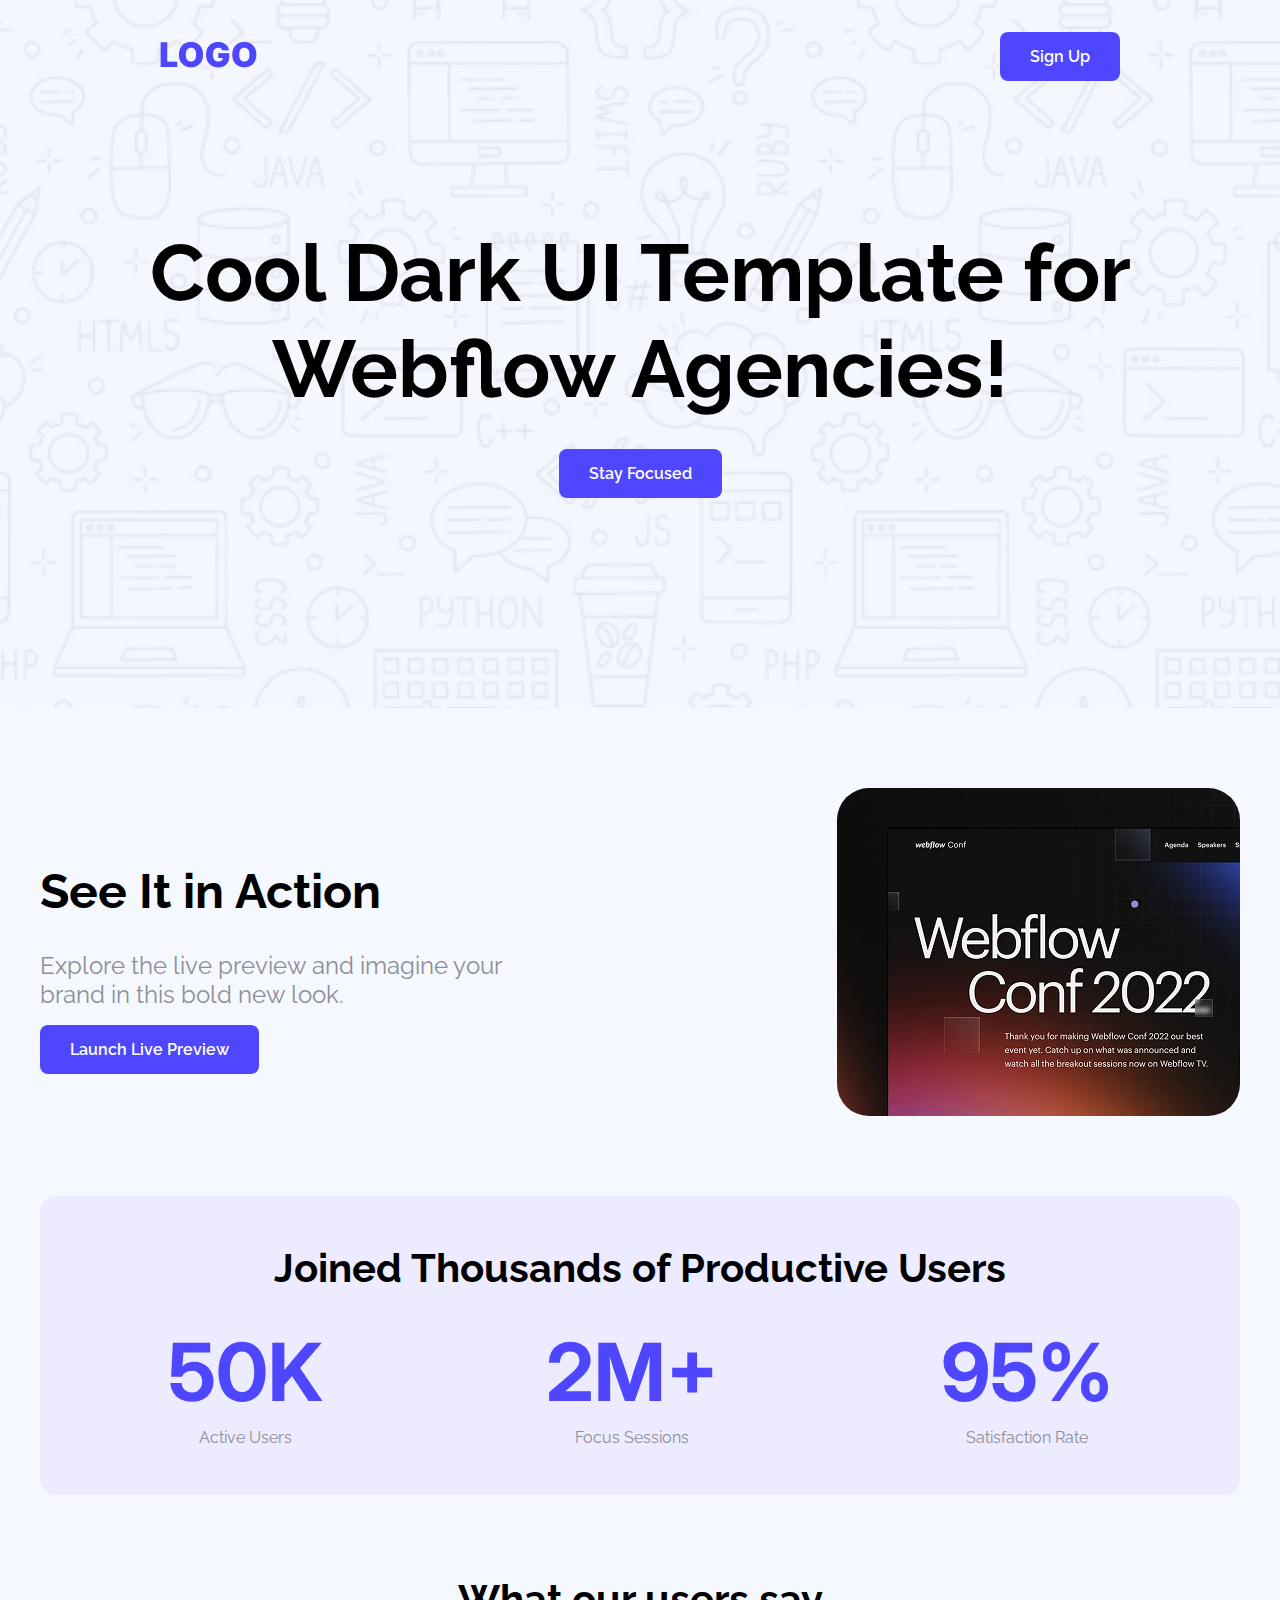
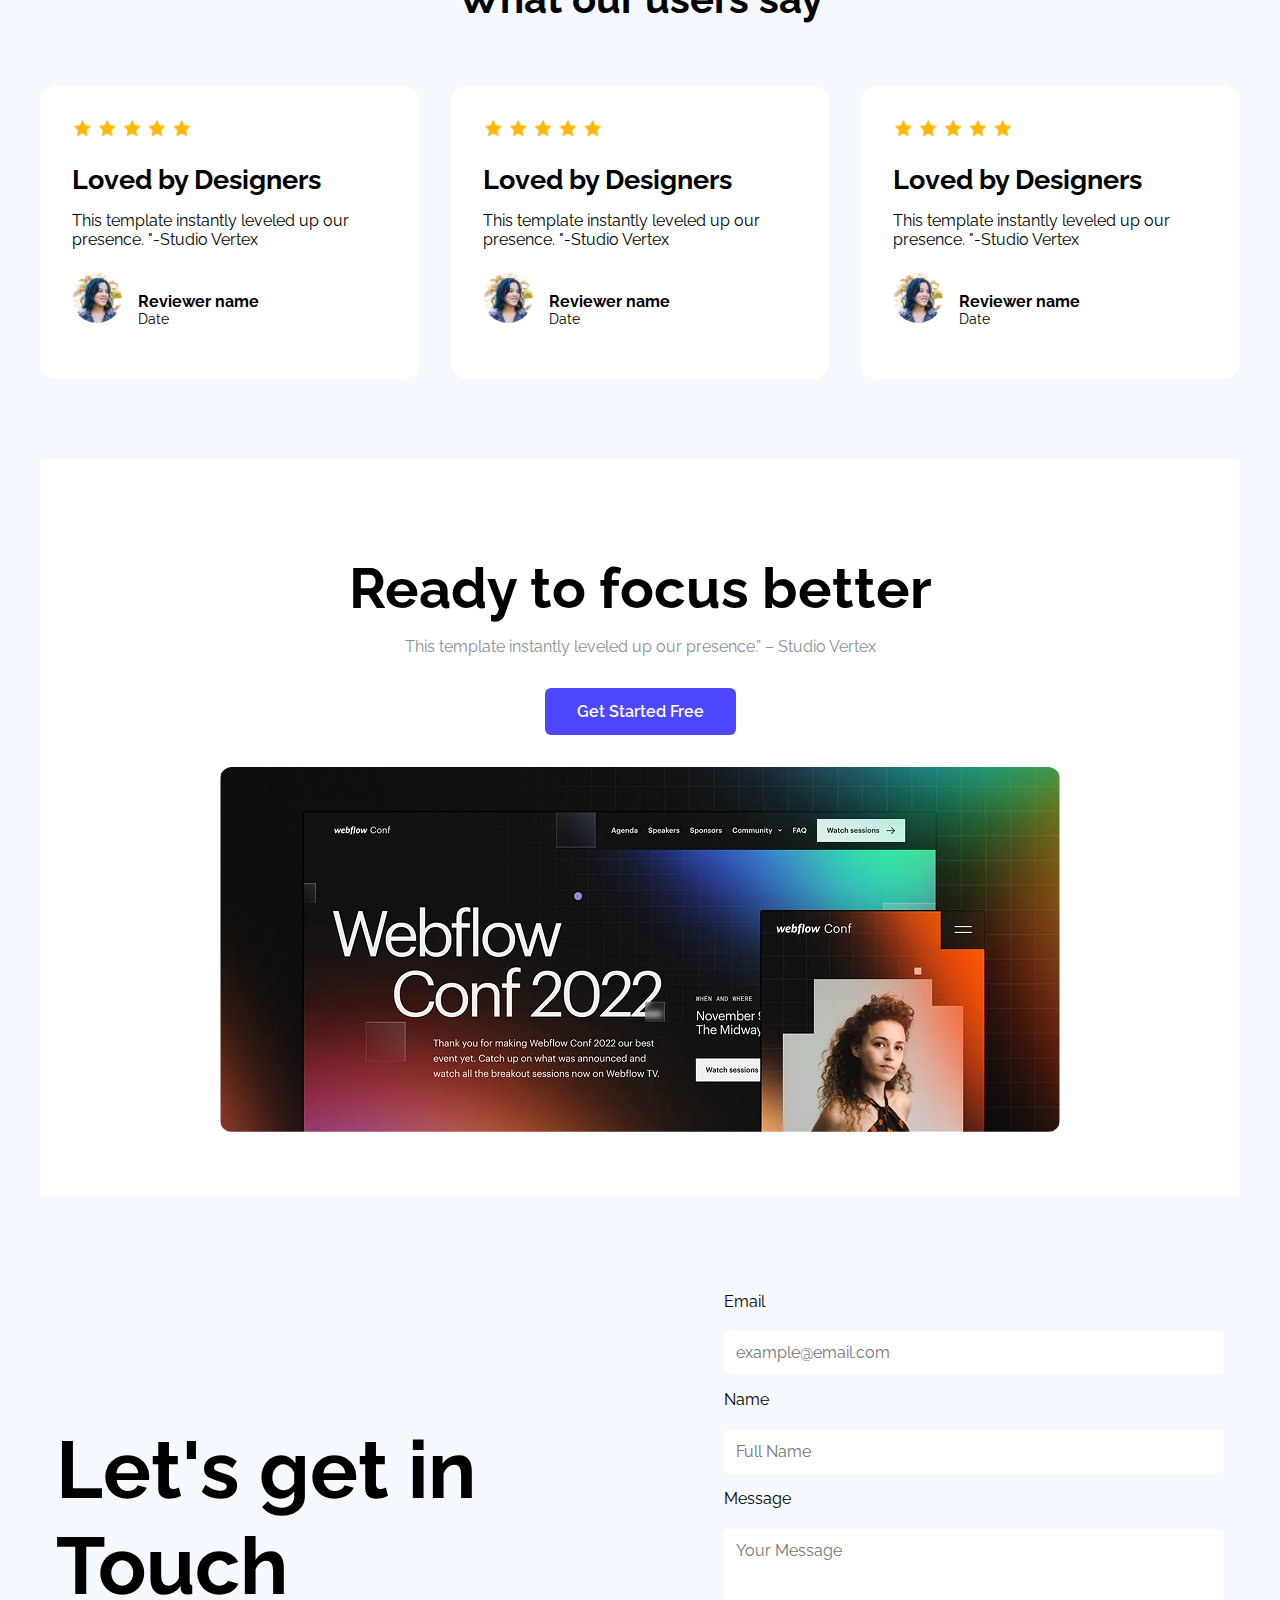
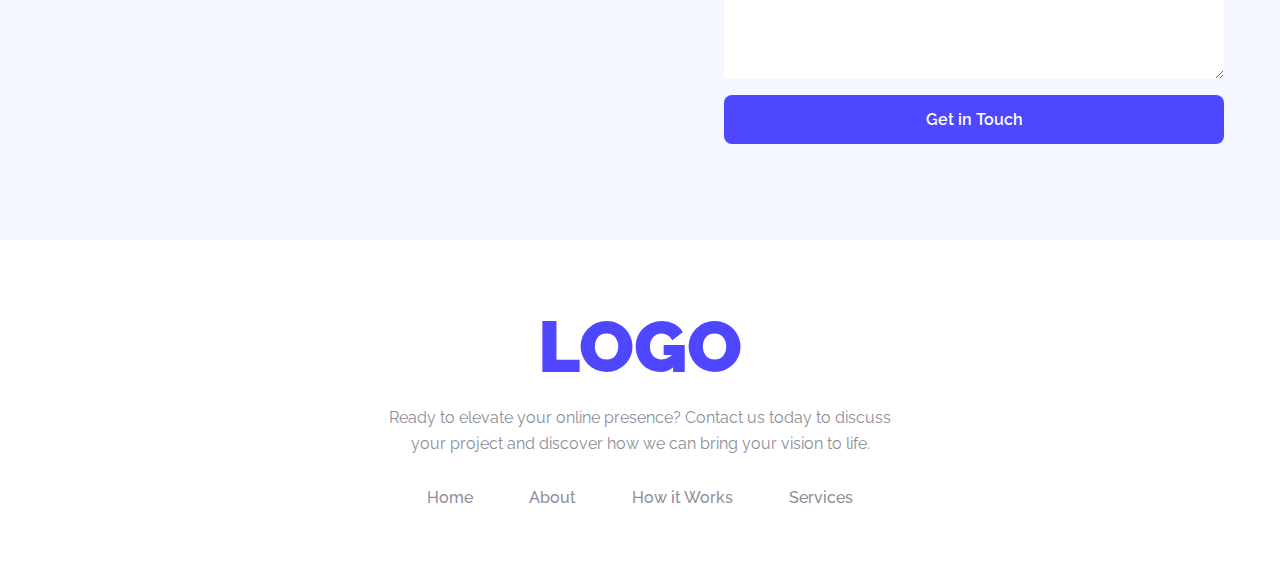
<file: index.html>
<!DOCTYPE html>
<html lang="en">
    <head>
        <meta charset="UTF-8">
        <meta name="viewport" content="width=device-width, initial-scale=1.0">
        <title>Assignment</title>
        <link rel="shortcut icon" href="wc-mini.png" type="image/x-icon">
        <link rel="stylesheet" href="styles.css">
    </head>
    <body>
        <!-- Header section -->
        <header>
            <nav>
                <div class="logo-nav">
                    <img src="LOGO.png" alt="Website logo">
                </div>
                <button class="btn-primary">Sign Up</button>
            </nav>
            <!-- hero section -->
            <section class="hero">
                <h1> Cool Dark UI Template for <br> Webflow Agencies! </h1>
                <button class="btn-primary">Stay Focused</button>
                 <div class="extra-gap-space"></div>
              </section>
        </header>


        <!-- Live Preview section -->
        <section class="live-preview">
            <div class="launch-live">
                <h2>See It in Action</h2>
                <p>Explore the live preview and imagine your <br> brand in this bold new look.</p>
                <button class="btn-primary">Launch Live Preview</button>
            </div>
            <div class="live-image">
                <img src="wc-mini.png" alt="live preview image ">
            </div>
        </section>
        <!-- out users section -->
        <section class="stats-section">
            <h2>Joined Thousands of Productive Users</h2>
            <div class="stats-container">
                <div class="stat-box">
                    <h3>50K</h3>
                    <p>Active Users</p>
                </div>
                <div class="stat-box">
                    <h3>2M+</h3>
                    <p>Focus Sessions</p>
                </div>
                <div class="stat-box">
                    <h3>95%</h3>
                    <p>Satisfaction Rate</p>
                </div>
            </div>
        </section>
        <!-- users feedback section -->
        <section class="feedback">
            <h2>What our users say</h2>
            <div class="user-feed">
                <div class="user">
                    <img src="rating.png" alt="Star rating">
                    <h3>Loved by Designers</h3>
                    <p>This template instantly leveled up our presence. "-Studio Vertex</p>
                    <div class="user-profile">
                        <img src="avatar.png" alt="User's profile picture">
                        <div>
                            <h3>Reviewer name</h3>
                            <p>Date</p>
                        </div>
                    </div>
                </div>
                <div class="user">
                    <img src="rating.png" alt="Star rating">
                    <h3>Loved by Designers</h3>
                    <p>This template instantly leveled up our presence. "-Studio Vertex</p>
                    <div class="user-profile">
                        <img src="avatar.png" alt="User's profile picture">
                        <div>
                            <h3>Reviewer name</h3>
                            <p>Date</p>
                        </div>
                    </div>
                </div>
                <div class="user">
                    <img src="rating.png" alt="Star rating">
                    <h3>Loved by Designers</h3>
                    <p>This template instantly leveled up our presence. "-Studio Vertex</p>
                    <div class="user-profile">
                        <img src="avatar.png" alt="User's profile picture">
                        <div>
                            <h3>Reviewer name</h3>
                            <p>Date</p>
                        </div>
                    </div>
                </div>
            </div>
        </section>
        <!-- Get Started section -->
        <section class="get-started">
            <h1>Ready to focus better</h1>
            <p>This template instantly leveled up our presence.” – Studio Vertex</p>
            <button class="btn-primary">Get Started Free</button>
            <div class="get-img-st">
                <img src="wc-big.png" alt="poster">
            </div>
        </section>
        <!-- input section -->
        <section class="input">
            <div class="text-area">
                <h1>Let's get in <br>Touch</h1>
            </div>
            <div class="input-area">
                <form action="#">
                    <label for="email">Email</label>
                    <input type="email" id="email" name="email" placeholder="example@email.com" required>
                    <label for="name">Name</label>
                    <input type="text" id="name" name="name" placeholder="Full Name" required>
                    <label for="message">Message</label>
                    <textarea id="message" name="message" placeholder="Your Message" required></textarea>
                    <input class="btn-primary" type="submit" value="Get in Touch">
                </form>
            </div>
        </section>
        <!-- Start footer part -->
        <footer>
            <h1>LOGO</h1>
            <p>Ready to elevate your online presence? Contact us today to discuss <br> your project and discover how we
                can bring your vision to life.</p>
            <ul>
                <li><a href="#">Home</a></li>
                <li><a href="#">About</a></li>
                <li><a href="#">How it Works</a></li>
                <li><a href="#">Services</a></li>
            </ul>
        </footer>
    </body>
</html>
</file>
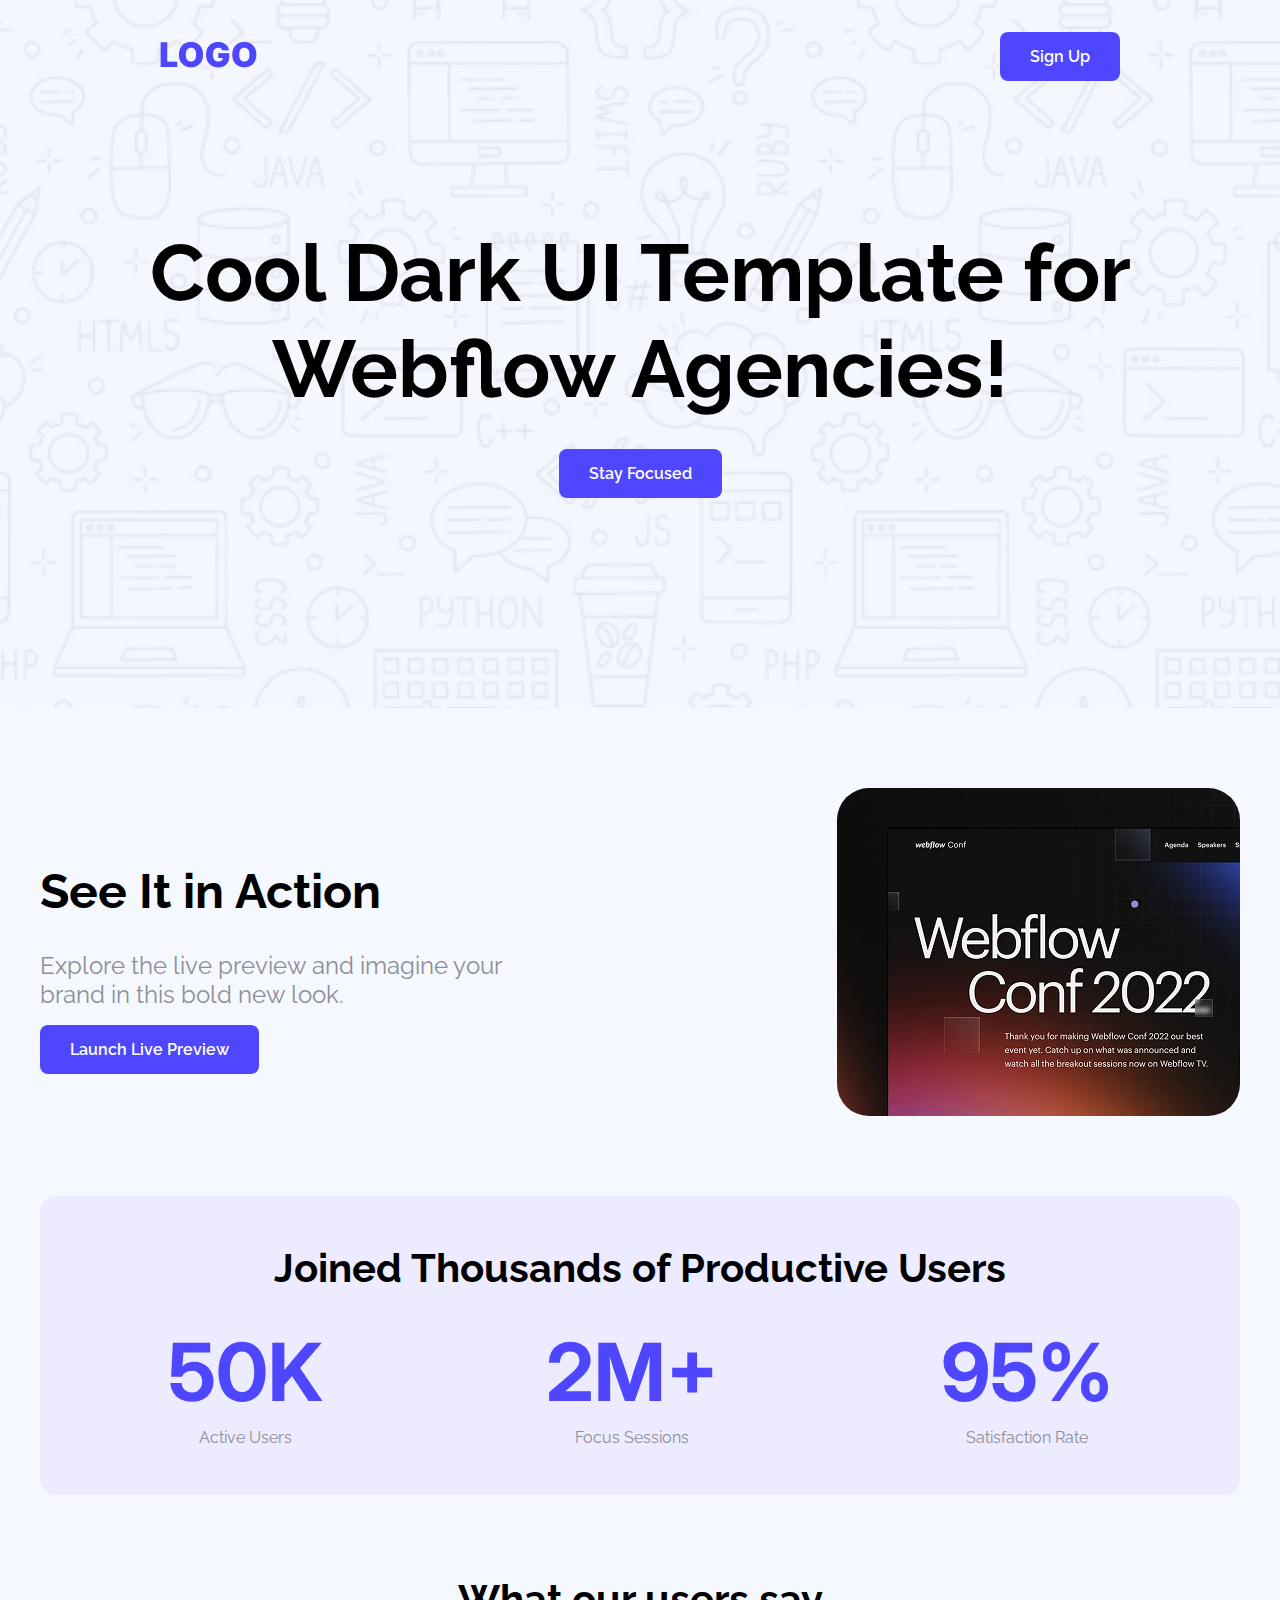
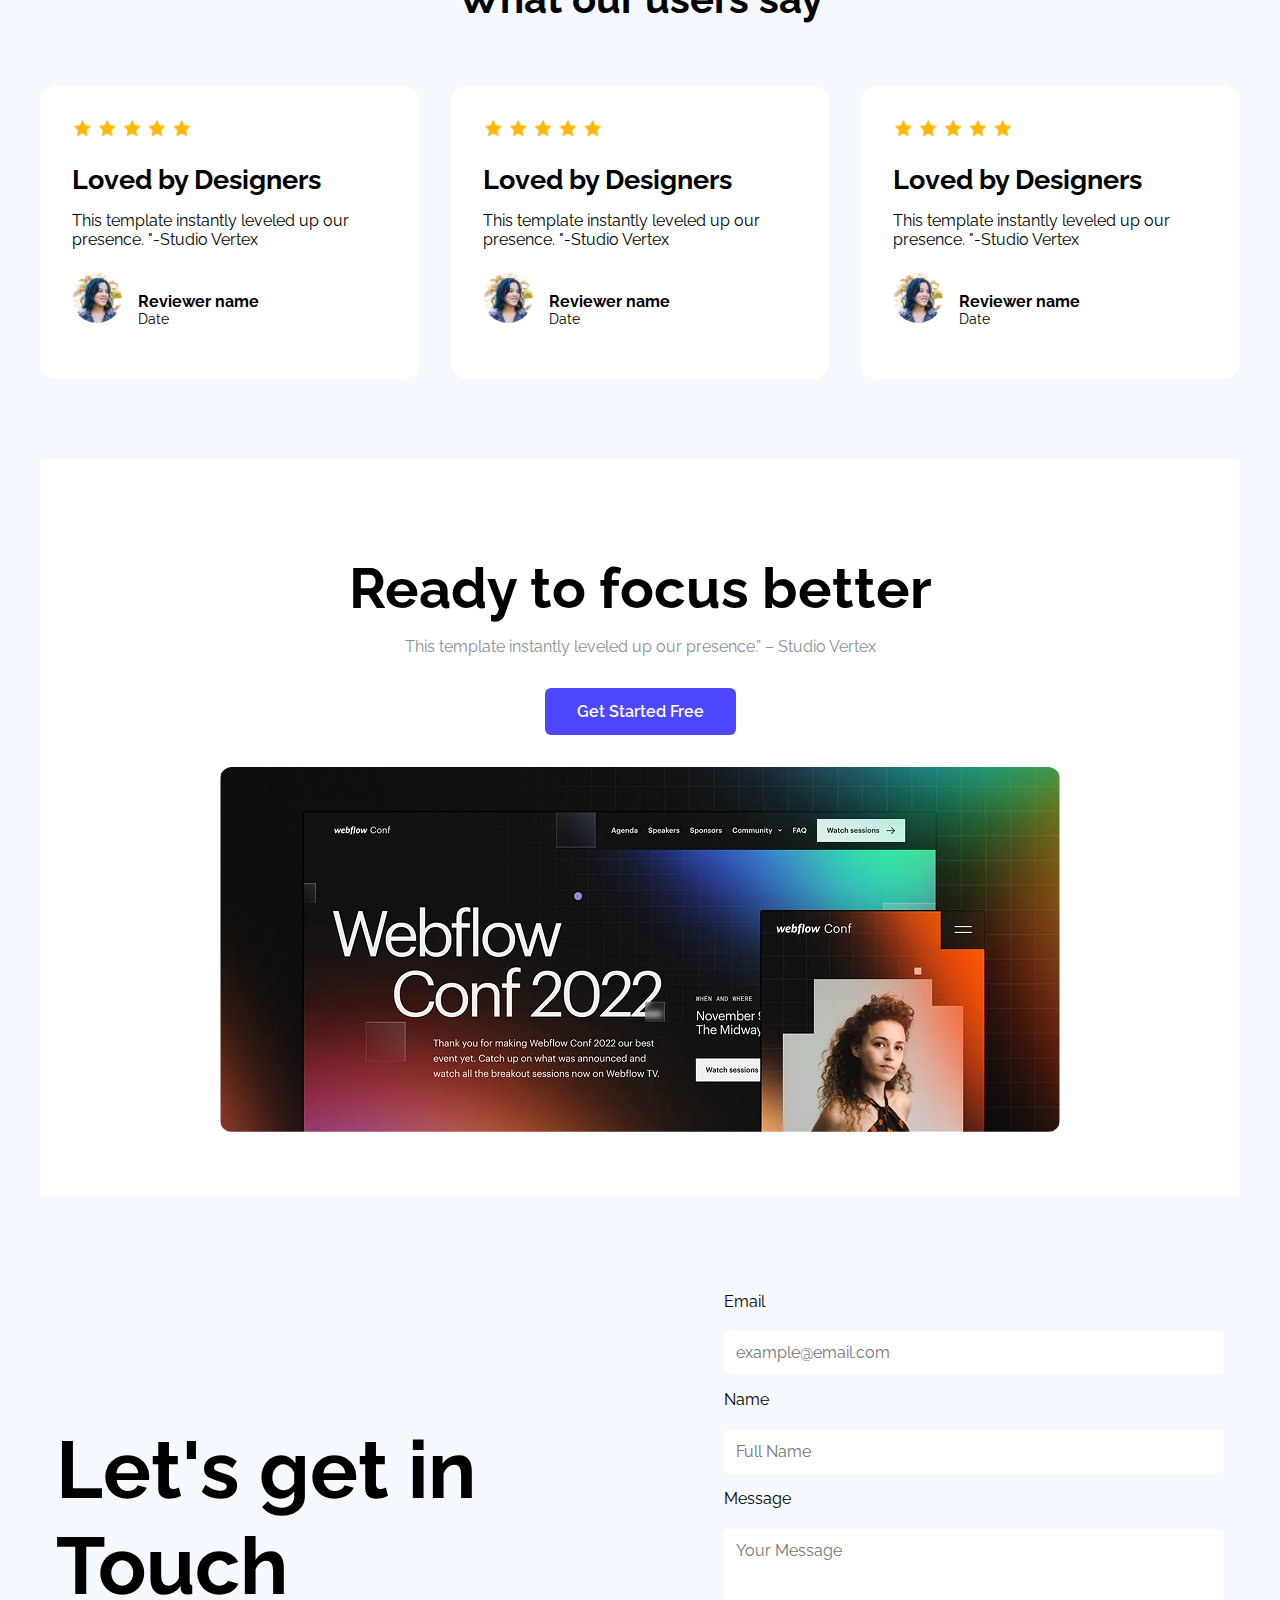
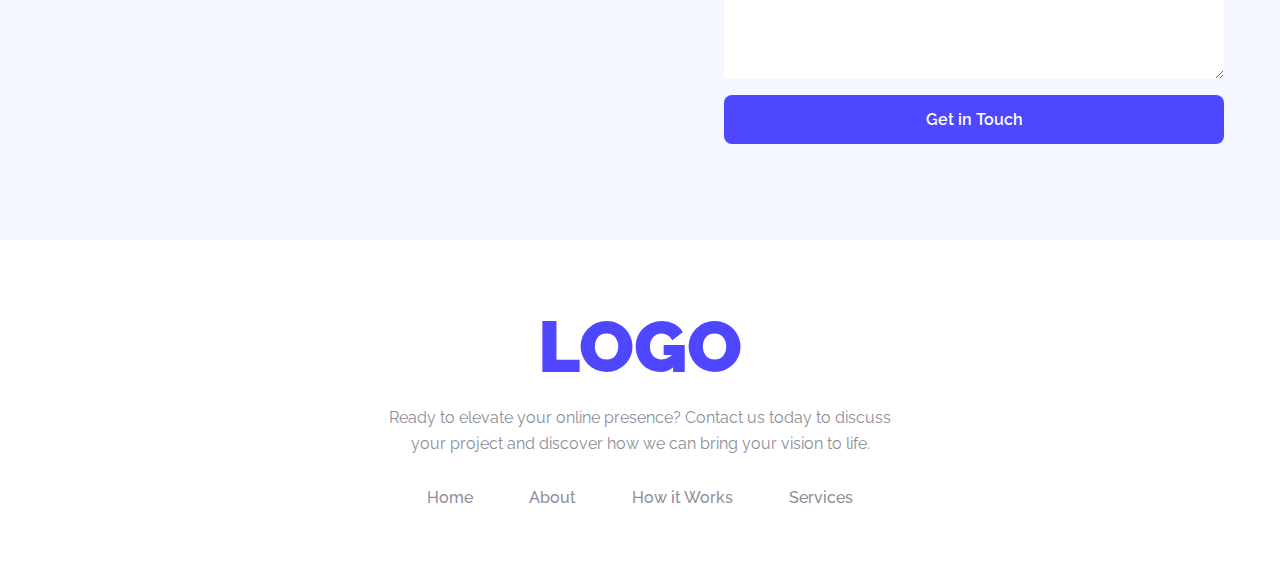
<file: Assets/index.html>
<!DOCTYPE html>
<html lang="en">
    <head>
        <meta charset="UTF-8">
        <meta name="viewport" content="width=device-width, initial-scale=1.0">
        <title>Assignment</title>
        <link rel="shortcut icon" href="wc-mini.png" type="image/x-icon">
        <link rel="stylesheet" href="styles.css">
    </head>
    <body>
        <!-- Header section -->
        <header>
            <nav>
                <div class="logo-nav">
                    <img src="LOGO.png" alt="Website logo">
                </div>
                <button class="btn-primary">Sign Up</button>
            </nav>
            <!-- hero section -->
            <section class="hero">
                <h1> Cool Dark UI Template for <br> Webflow Agencies! </h1>
                <button class="btn-primary">Stay Focused</button>
                 <div class="extra-gap-space"></div>
              </section>
        </header>


        <!-- Live Preview section -->
        <section class="live-preview">
            <div class="launch-live">
                <h2>See It in Action</h2>
                <p>Explore the live preview and imagine your <br> brand in this bold new look.</p>
                <button class="btn-primary">Launch Live Preview</button>
            </div>
            <div class="live-image">
                <img src="wc-mini.png" alt="live preview image ">
            </div>
        </section>
        <!-- out users section -->
        <section class="stats-section">
            <h2>Joined Thousands of Productive Users</h2>
            <div class="stats-container">
                <div class="stat-box">
                    <h3>50K</h3>
                    <p>Active Users</p>
                </div>
                <div class="stat-box">
                    <h3>2M+</h3>
                    <p>Focus Sessions</p>
                </div>
                <div class="stat-box">
                    <h3>95%</h3>
                    <p>Satisfaction Rate</p>
                </div>
            </div>
        </section>
        <!-- users feedback section -->
        <section class="feedback">
            <h2>What our users say</h2>
            <div class="user-feed">
                <div class="user">
                    <img src="rating.png" alt="Star rating">
                    <h3>Loved by Designers</h3>
                    <p>This template instantly leveled up our presence. "-Studio Vertex</p>
                    <div class="user-profile">
                        <img src="avatar.png" alt="User's profile picture">
                        <div>
                            <h3>Reviewer name</h3>
                            <p>Date</p>
                        </div>
                    </div>
                </div>
                <div class="user">
                    <img src="rating.png" alt="Star rating">
                    <h3>Loved by Designers</h3>
                    <p>This template instantly leveled up our presence. "-Studio Vertex</p>
                    <div class="user-profile">
                        <img src="avatar.png" alt="User's profile picture">
                        <div>
                            <h3>Reviewer name</h3>
                            <p>Date</p>
                        </div>
                    </div>
                </div>
                <div class="user">
                    <img src="rating.png" alt="Star rating">
                    <h3>Loved by Designers</h3>
                    <p>This template instantly leveled up our presence. "-Studio Vertex</p>
                    <div class="user-profile">
                        <img src="avatar.png" alt="User's profile picture">
                        <div>
                            <h3>Reviewer name</h3>
                            <p>Date</p>
                        </div>
                    </div>
                </div>
            </div>
        </section>
        <!-- Get Started section -->
        <section class="get-started">
            <h1>Ready to focus better</h1>
            <p>This template instantly leveled up our presence.” – Studio Vertex</p>
            <button class="btn-primary">Get Started Free</button>
            <div class="get-img-st">
                <img src="wc-big.png" alt="poster">
            </div>
        </section>
        <!-- input section -->
        <section class="input">
            <div class="text-area">
                <h1>Let's get in <br>Touch</h1>
            </div>
            <div class="input-area">
                <form action="#">
                    <label for="email">Email</label>
                    <input type="email" id="email" name="email" placeholder="example@email.com" required>
                    <label for="name">Name</label>
                    <input type="text" id="name" name="name" placeholder="Full Name" required>
                    <label for="message">Message</label>
                    <textarea id="message" name="message" placeholder="Your Message" required></textarea>
                    <input class="btn-primary" type="submit" value="Get in Touch">
                </form>
            </div>
        </section>
        <!-- Start footer part -->
        <footer>
            <h1>LOGO</h1>
            <p>Ready to elevate your online presence? Contact us today to discuss <br> your project and discover how we
                can bring your vision to life.</p>
            <ul>
                <li><a href="#">Home</a></li>
                <li><a href="#">About</a></li>
                <li><a href="#">How it Works</a></li>
                <li><a href="#">Services</a></li>
            </ul>
        </footer>
    </body>
</html>
</file>
<file: styles.css>
@import url('https://fonts.googleapis.com/css2?family=Inter:ital,opsz,wght@0,14..32,100..900;1,14..32,100..900&family=Raleway:ital,wght@0,100..900;1,100..900&display=swap');

* {
    padding: 0;
    margin: 0;
    box-sizing: border-box;
    font-family: "Raleway", sans-serif;
}

body {
    background-color: #f5f8ff;
}

:root {
    --primary-color: #4E47FF;
    --second-color: #8d8e98;
}

img {
    transition: all 0.3s ease;
}

img:hover {
    transform: translateY(-2px);
}

.btn-primary {
    background: var(--primary-color);
    color: #FFFFFF;
    border-radius: 8px;
    padding: 15px 30px;
    border: none;
    font-size: 16px;
    font-weight: 600;
    cursor: pointer;
    transition: background-color 0.3s ease, transform 0.2s ease;
    text-decoration: none;
    transition: all 0.3s ease;
}

.btn-primary:hover {
    background-color: #6a63ff;
    transform: translateY(-4px);
}

.btn-primary:active {
    transform: translateY(0);
    background-color: #6a63ff;
    opacity: 0.9;
}

/* Nav bar */
header {
    background-image: url('./hero-bg.png');
    background-size: cover;
    background-position: center;
        background-repeat: no-repeat;
}


 .extra-gap{
  color: #FFFFFF;
 }   


nav {
    display: flex;
    align-items: center;
    justify-content: space-between;
    width: 80%;
    max-width: 1300px;
    margin: 0 auto;
    padding: 2rem;
}

.logo-nav {
    max-width: 100%;
    height: auto;
    border-radius: 10px;
}

/* hero section */
.extra-gap-space{
  background-color: #f5f8ff;
  height: 50px;              /* or any size you want */
  user-select: none;
  outline: none;           
}


.hero {
    max-width: 1300px;
    margin: 0 auto;
    float: 1;
    display: flex;
    flex-direction: column;
    align-items: center;
    justify-content: center;
    text-align: center;
    width: 80%;
}

.hero h1 {
    font-size: 5rem;
    font-weight: 700;
    color: #000000;
    margin-bottom: 2rem;
    line-height: 1.2;
    text-align: center;
    padding-top: 7rem;
}

.hero button {
    margin-bottom: 2rem;
}

.hero div {
    align-items: center;
    margin: 4rem;
    font-size: 2rem;
    color: var(--primary-color);
}

@media (max-width: 1024px) {
    .hero h1 {
        font-size: 3rem;
        padding-top: 5rem;
    }

    nav {
        width: 90%;
        padding: 1.5rem;
    }

    .hero div {
        font-size: 1.8rem;
        margin: 3rem;
    }
}

@media (max-width: 768px) {
    nav {
        flex-direction: column;
        gap: 1rem;
        align-items: flex-start;
        align-items: center;
    }

    .btn-primary {
        width: 100%;
        max-width: 250px;
        text-align: center;
    }

    .hero h1 {
        font-size: 2.5rem;
        padding-top: 4rem;
    }

    .hero div {
        font-size: 1.5rem;
        margin: 2rem;
    }
}

@media (max-width: 480px) {
    .hero h1 {
        font-size: 2rem;
        padding-top: 3rem;
    }

    .hero div {
        font-size: 1.2rem;
        margin: 1.5rem;
    }

    .btn-primary {
        padding: 10px 20px;
        font-size: 14px;
    }

    nav img {
        max-width: 120px;
    }
}

/* live preview section  */
.live-preview {
    margin: 5rem auto;
    display: flex;
    justify-content: space-between;
    max-width: 1200px;
    align-items: center;

}

.launch-live h2 {
    font-size: 3rem;
    color: black;
    padding: 2rem 0rem;
}

.launch-live p {
    color: var(--second-color);
    padding-bottom: 1rem;
    font-size: 1.5rem;
}

.live-image img {
    border-radius: 2rem;
    max-width: 100%;
    height: auto;
    display: block;
}

@media (max-width: 1024px) {
    .live-preview {
        padding: 0 2rem;
    }

    .launch-live h2 {
        font-size: 2.5rem;
    }

    .launch-live p {
        font-size: 1.3rem;
    }
}

@media (max-width: 768px) {
    .live-preview {
        flex-direction: column;
        text-align: center;
        gap: 2rem;
        padding: 0 1rem;
    }

    .launch-live h2 {
        font-size: 2rem;
    }

    .launch-live p {
        font-size: 1.2rem;
    }

    .live-image img {
        width: 100%;
        height: auto;
    }
}

@media (max-width: 480px) {
    .launch-live h2 {
        font-size: 1.8rem;
    }

    .launch-live p {
        font-size: 1rem;
    }

    .live-preview {
        margin: 2rem 1rem;
    }
}

/* user section  */
.stats-section {
    background-color: #ecebff;
    padding: 3rem 2rem;
    border-radius: 16px;
    text-align: center;
    max-width: 1200px;
    margin: 3rem auto;
}

.stats-section h2 {
    font-size: 2.5rem;
    margin-bottom: 2rem;
}

.stats-container {
    display: flex;
    justify-content: space-around;
    align-items: center;
    flex-wrap: wrap;
    gap: 2rem;
}

.stat-box h3 {
    font-family: "Inter", sans-serif;
    font-size: 5rem;
    color: var(--primary-color);
    margin-bottom: 0.5rem;
    font-weight: 700;
}

.stat-box p {
    font-size: 1rem;
    color: var(--second-color);
}

/* Responsive Styles */
@media (max-width: 768px) {
    .stats-container {
        flex-direction: column;
    }

    .stat-box h3 {
        font-size: 2rem;
    }

    .stats-section h2 {
        font-size: 1.5rem;
    }
}

@media (max-width: 480px) {
    .stat-box h3 {
        font-size: 1.8rem;
    }

    .stat-box p {
        font-size: 0.9rem;
    }

    .stats-section {
        padding: 2rem 1rem;
    }
}

/* users feedback section */
.feedback {
    max-width: 1200px;
    margin: 5rem auto;

}

.feedback h2 {
    text-align: center;
    font-size: 2.5rem;
    margin-bottom: 4rem;
}

.user-feed {
    display: flex;
    flex-direction: row;
    gap: 2rem;
    justify-content: space-around;
}

.user {
    background-color: #ffffff;
    border-radius: 16px;
    padding: 2rem;
    display: flex;
    flex-direction: column;
    transition: transform 0.3s ease, box-shadow 0.3s ease;
}

.user:hover {
    transform: translateY(-5px);
    box-shadow: 0 8px 20px rgba(0, 0, 0, 0.1);
}

.user img {
    max-width: 120px;
    margin-bottom: 1.5rem;
}

.user h3 {
    text-align: left;
    font-size: 1.7rem;
    color: var(--text-dark);
    margin-bottom: 1rem;
}

.user p {
    font-size: 1rem;
    color: var(--text-light);
    margin-bottom: 1.5rem;
    text-align: left;
}

.user-profile {
    display: flex;
    align-items: center;
    gap: 1rem;
}

.user-profile img {
    width: 50px;
    height: 50px;
    border-radius: 50%;
}

.user-profile h3 {
    font-size: 1rem;
    margin: 0;
}

.user-profile p {
    font-size: 0.85rem;
    color: var(--text-light);
    margin: 0;
}

/* Responsive Styles */
@media (max-width: 1024px) {
    .user-feed {
        gap: 1.5rem;
    }
}

@media (max-width: 768px) {
    .user-feed {
        flex-direction: column;
        align-items: center;
    }

    .user {
        width: 100%;
        max-width: 500px;
    }

    .feedback h2 {
        font-size: 2rem;
    }
}

/* get started section */
.get-started {
    max-width: 1200px;
    background-color: #ffffff;
    margin: 3rem auto;
    padding: 4rem;
    text-align: center;
    border-radius: 5px;
}

.get-started h1 {
    font-size: 3.5rem;
    padding: 2rem 0 1rem 0;
    font-weight: 700;
    color: #000;
}

.get-started p {
    margin-bottom: 1rem;
    font-size: 1rem;
    margin-bottom: 2rem;
    color: var(--second-color);
}

.get-started .btn-primary {
    background: var(--primary-color);
    color: #FFFFFF;
    border-radius: 6px;
    padding: 14px 32px;
    border: none;
    font-size: 16px;
    font-weight: 600;
    cursor: pointer;
    transition: background-color 0.3s ease, transform 0.2s ease;
    text-decoration: none;
    margin-bottom: 2rem;
}

.get-started .btn-primary:hover {
    background-color: #332df5;
    transform: translateY(-2px);
}

.get-started .btn-primary:active {
    transform: translateY(0);
    background-color: #332df5;
    opacity: 0.9;
}

.get-img-st img {
    max-width: 100%;
    height: auto;
    display: block;
    margin: 0 auto;
    border-radius: 12px;
}

/* Responsive Styling */
@media (max-width: 768px) {
    .get-started h1 {
        font-size: 2.5rem;
        padding: 2rem 0 1rem 0;
    }

    .get-started p {
        font-size: 1rem;
        margin-bottom: 1.5rem;
    }

    .get-started .btn-primary {
        width: 100%;
        max-width: 250px;
    }
}

@media (max-width: 480px) {
    .get-started h1 {
        font-size: 2rem;
    }

    .get-started p {
        font-size: 0.95rem;
    }
}

/* input section */
section.input {
    max-width: 1200px;
    margin: 3rem auto;
    padding: 3rem 1rem;
    display: flex;
    flex-wrap: wrap;
    gap: 3rem;
    border-radius: 10px;
    align-items: center;
    justify-content: space-between;
}

.text-area h1 {
    font-size: 5rem;
    color: black;
    line-height: 1.2;
}

.input-area {
    flex: 1 1 300px;
    max-width: 500px;
}

form {
    display: flex;
    flex-direction: column;
    gap: 1rem;
}

form label {
    font-size: 1rem;
    color: #000000;
    margin-bottom: 0.3rem;
}

form input[type="email"],
form input[type="text"],
form textarea {
    padding: 0.75rem;
    border-radius: 5px;
    border: none;
    outline: none;
    width: 100%;
    font-size: 1rem;
}

form textarea {
    resize: vertical;
    min-height: 150px;
}

@media (max-width: 768px) {
    section.input {
        flex-direction: column;
        text-align: center;
        padding: 2rem 1rem;
    }

    .text-area h1 {
        font-size: 2.5rem;
    }

    .input-area {
        width: 100%;
    }
}

@media (max-width: 480px) {
    .text-area h1 {
        font-size: 2rem;
    }

    form input,
    form textarea {
        font-size: 0.9rem;
    }
}

/* start footer part */
footer {
    background: #ffffff;
    margin: 0 auto;
    padding: 4rem 1rem;
    display: flex;
    flex-direction: column;
    align-items: center;
    text-align: center;
}

footer h1 {
    color: var(--primary-color);
    font-size: 4.5rem;
    font-weight: 900;
    margin-bottom: 1rem;
}

footer p {
    max-width: 700px;
    margin-bottom: 2rem;
    font-size: 1rem;
    line-height: 1.6;
    color: var(--second-color);
}

footer ul {
    list-style: none;
    display: flex;
    flex-wrap: wrap;
    gap: 1.5rem;
    padding: 0;
    margin: 0;
}

footer ul li a {
    text-decoration: none;
    color: var(--second-color);
    font-weight: 500;
    font-size: 1rem;
    transition: color 0.3s ease, transform 0.3s ease;
    padding: 1rem;
}

footer ul li a:hover {
    color: #332df5;
    text-decoration: underline 1px solid #130ceb;
    transform: translateY(-3px) scale(1.05);
}

@media (max-width: 768px) {
    footer ul {
        justify-content: center;
    }

    footer p {
        font-size: 0.95rem;
        padding: 0 1rem;
    }
}

@media (max-width: 480px) {
    footer img {
        max-width: 120px;
    }

    footer ul {
        gap: 1rem;
    }

    footer ul li a {
        font-size: 0.9rem;
    }
}
</file>
<file: Assets/styles.css>
@import url('https://fonts.googleapis.com/css2?family=Inter:ital,opsz,wght@0,14..32,100..900;1,14..32,100..900&family=Raleway:ital,wght@0,100..900;1,100..900&display=swap');

* {
    padding: 0;
    margin: 0;
    box-sizing: border-box;
    font-family: "Raleway", sans-serif;
}

body {
    background-color: #f5f8ff;
}

:root {
    --primary-color: #4E47FF;
    --second-color: #8d8e98;
}

img {
    transition: all 0.3s ease;
}

img:hover {
    transform: translateY(-2px);
}

.btn-primary {
    background: var(--primary-color);
    color: #FFFFFF;
    border-radius: 8px;
    padding: 15px 30px;
    border: none;
    font-size: 16px;
    font-weight: 600;
    cursor: pointer;
    transition: background-color 0.3s ease, transform 0.2s ease;
    text-decoration: none;
    transition: all 0.3s ease;
}

.btn-primary:hover {
    background-color: #6a63ff;
    transform: translateY(-4px);
}

.btn-primary:active {
    transform: translateY(0);
    background-color: #6a63ff;
    opacity: 0.9;
}

/* Nav bar */
header {
    background-image: url('Hero-bg.png');
    background-size: cover;
    background-position: center;
    background-repeat: no-repeat;


 .extra-gap{
  color: #FFFFFF;
 }   
}

nav {
    display: flex;
    align-items: center;
    justify-content: space-between;
    width: 80%;
    max-width: 1300px;
    margin: 0 auto;
    padding: 2rem;
}

.logo-nav {
    max-width: 100%;
    height: auto;
    border-radius: 10px;
}

/* hero section */
.extra-gap-space{
  background-color: #f5f8ff;
  height: 50px;              /* or any size you want */
  user-select: none;
  outline: none;           
}


.hero {
    max-width: 1300px;
    margin: 0 auto;
    float: 1;
    display: flex;
    flex-direction: column;
    align-items: center;
    justify-content: center;
    text-align: center;
    width: 80%;
}

.hero h1 {
    font-size: 5rem;
    font-weight: 700;
    color: #000000;
    margin-bottom: 2rem;
    line-height: 1.2;
    text-align: center;
    padding-top: 7rem;
}

.hero button {
    margin-bottom: 2rem;
}

.hero div {
    align-items: center;
    margin: 4rem;
    font-size: 2rem;
    color: var(--primary-color);
}

@media (max-width: 1024px) {
    .hero h1 {
        font-size: 3rem;
        padding-top: 5rem;
    }

    nav {
        width: 90%;
        padding: 1.5rem;
    }

    .hero div {
        font-size: 1.8rem;
        margin: 3rem;
    }
}

@media (max-width: 768px) {
    nav {
        flex-direction: column;
        gap: 1rem;
        align-items: flex-start;
        align-items: center;
    }

    .btn-primary {
        width: 100%;
        max-width: 250px;
        text-align: center;
    }

    .hero h1 {
        font-size: 2.5rem;
        padding-top: 4rem;
    }

    .hero div {
        font-size: 1.5rem;
        margin: 2rem;
    }
}

@media (max-width: 480px) {
    .hero h1 {
        font-size: 2rem;
        padding-top: 3rem;
    }

    .hero div {
        font-size: 1.2rem;
        margin: 1.5rem;
    }

    .btn-primary {
        padding: 10px 20px;
        font-size: 14px;
    }

    nav img {
        max-width: 120px;
    }
}

/* live preview section  */
.live-preview {
    margin: 5rem auto;
    display: flex;
    justify-content: space-between;
    max-width: 1200px;
    align-items: center;

}

.launch-live h2 {
    font-size: 3rem;
    color: black;
    padding: 2rem 0rem;
}

.launch-live p {
    color: var(--second-color);
    padding-bottom: 1rem;
    font-size: 1.5rem;
}

.live-image img {
    border-radius: 2rem;
    max-width: 100%;
    height: auto;
    display: block;
}

@media (max-width: 1024px) {
    .live-preview {
        padding: 0 2rem;
    }

    .launch-live h2 {
        font-size: 2.5rem;
    }

    .launch-live p {
        font-size: 1.3rem;
    }
}

@media (max-width: 768px) {
    .live-preview {
        flex-direction: column;
        text-align: center;
        gap: 2rem;
        padding: 0 1rem;
    }

    .launch-live h2 {
        font-size: 2rem;
    }

    .launch-live p {
        font-size: 1.2rem;
    }

    .live-image img {
        width: 100%;
        height: auto;
    }
}

@media (max-width: 480px) {
    .launch-live h2 {
        font-size: 1.8rem;
    }

    .launch-live p {
        font-size: 1rem;
    }

    .live-preview {
        margin: 2rem 1rem;
    }
}

/* user section  */
.stats-section {
    background-color: #ecebff;
    padding: 3rem 2rem;
    border-radius: 16px;
    text-align: center;
    max-width: 1200px;
    margin: 3rem auto;
}

.stats-section h2 {
    font-size: 2.5rem;
    margin-bottom: 2rem;
}

.stats-container {
    display: flex;
    justify-content: space-around;
    align-items: center;
    flex-wrap: wrap;
    gap: 2rem;
}

.stat-box h3 {
    font-family: "Inter", sans-serif;
    font-size: 5rem;
    color: var(--primary-color);
    margin-bottom: 0.5rem;
    font-weight: 700;
}

.stat-box p {
    font-size: 1rem;
    color: var(--second-color);
}

/* Responsive Styles */
@media (max-width: 768px) {
    .stats-container {
        flex-direction: column;
    }

    .stat-box h3 {
        font-size: 2rem;
    }

    .stats-section h2 {
        font-size: 1.5rem;
    }
}

@media (max-width: 480px) {
    .stat-box h3 {
        font-size: 1.8rem;
    }

    .stat-box p {
        font-size: 0.9rem;
    }

    .stats-section {
        padding: 2rem 1rem;
    }
}

/* users feedback section */
.feedback {
    max-width: 1200px;
    margin: 5rem auto;

}

.feedback h2 {
    text-align: center;
    font-size: 2.5rem;
    margin-bottom: 4rem;
}

.user-feed {
    display: flex;
    flex-direction: row;
    gap: 2rem;
    justify-content: space-around;
}

.user {
    background-color: #ffffff;
    border-radius: 16px;
    padding: 2rem;
    display: flex;
    flex-direction: column;
    transition: transform 0.3s ease, box-shadow 0.3s ease;
}

.user:hover {
    transform: translateY(-5px);
    box-shadow: 0 8px 20px rgba(0, 0, 0, 0.1);
}

.user img {
    max-width: 120px;
    margin-bottom: 1.5rem;
}

.user h3 {
    text-align: left;
    font-size: 1.7rem;
    color: var(--text-dark);
    margin-bottom: 1rem;
}

.user p {
    font-size: 1rem;
    color: var(--text-light);
    margin-bottom: 1.5rem;
    text-align: left;
}

.user-profile {
    display: flex;
    align-items: center;
    gap: 1rem;
}

.user-profile img {
    width: 50px;
    height: 50px;
    border-radius: 50%;
}

.user-profile h3 {
    font-size: 1rem;
    margin: 0;
}

.user-profile p {
    font-size: 0.85rem;
    color: var(--text-light);
    margin: 0;
}

/* Responsive Styles */
@media (max-width: 1024px) {
    .user-feed {
        gap: 1.5rem;
    }
}

@media (max-width: 768px) {
    .user-feed {
        flex-direction: column;
        align-items: center;
    }

    .user {
        width: 100%;
        max-width: 500px;
    }

    .feedback h2 {
        font-size: 2rem;
    }
}

/* get started section */
.get-started {
    max-width: 1200px;
    background-color: #ffffff;
    margin: 3rem auto;
    padding: 4rem;
    text-align: center;
    border-radius: 5px;
}

.get-started h1 {
    font-size: 3.5rem;
    padding: 2rem 0 1rem 0;
    font-weight: 700;
    color: #000;
}

.get-started p {
    margin-bottom: 1rem;
    font-size: 1rem;
    margin-bottom: 2rem;
    color: var(--second-color);
}

.get-started .btn-primary {
    background: var(--primary-color);
    color: #FFFFFF;
    border-radius: 6px;
    padding: 14px 32px;
    border: none;
    font-size: 16px;
    font-weight: 600;
    cursor: pointer;
    transition: background-color 0.3s ease, transform 0.2s ease;
    text-decoration: none;
    margin-bottom: 2rem;
}

.get-started .btn-primary:hover {
    background-color: #332df5;
    transform: translateY(-2px);
}

.get-started .btn-primary:active {
    transform: translateY(0);
    background-color: #332df5;
    opacity: 0.9;
}

.get-img-st img {
    max-width: 100%;
    height: auto;
    display: block;
    margin: 0 auto;
    border-radius: 12px;
}

/* Responsive Styling */
@media (max-width: 768px) {
    .get-started h1 {
        font-size: 2.5rem;
        padding: 2rem 0 1rem 0;
    }

    .get-started p {
        font-size: 1rem;
        margin-bottom: 1.5rem;
    }

    .get-started .btn-primary {
        width: 100%;
        max-width: 250px;
    }
}

@media (max-width: 480px) {
    .get-started h1 {
        font-size: 2rem;
    }

    .get-started p {
        font-size: 0.95rem;
    }
}

/* input section */
section.input {
    max-width: 1200px;
    margin: 3rem auto;
    padding: 3rem 1rem;
    display: flex;
    flex-wrap: wrap;
    gap: 3rem;
    border-radius: 10px;
    align-items: center;
    justify-content: space-between;
}

.text-area h1 {
    font-size: 5rem;
    color: black;
    line-height: 1.2;
}

.input-area {
    flex: 1 1 300px;
    max-width: 500px;
}

form {
    display: flex;
    flex-direction: column;
    gap: 1rem;
}

form label {
    font-size: 1rem;
    color: #000000;
    margin-bottom: 0.3rem;
}

form input[type="email"],
form input[type="text"],
form textarea {
    padding: 0.75rem;
    border-radius: 5px;
    border: none;
    outline: none;
    width: 100%;
    font-size: 1rem;
}

form textarea {
    resize: vertical;
    min-height: 150px;
}

@media (max-width: 768px) {
    section.input {
        flex-direction: column;
        text-align: center;
        padding: 2rem 1rem;
    }

    .text-area h1 {
        font-size: 2.5rem;
    }

    .input-area {
        width: 100%;
    }
}

@media (max-width: 480px) {
    .text-area h1 {
        font-size: 2rem;
    }

    form input,
    form textarea {
        font-size: 0.9rem;
    }
}

/* start footer part */
footer {
    background: #ffffff;
    margin: 0 auto;
    padding: 4rem 1rem;
    display: flex;
    flex-direction: column;
    align-items: center;
    text-align: center;
}

footer h1 {
    color: var(--primary-color);
    font-size: 4.5rem;
    font-weight: 900;
    margin-bottom: 1rem;
}

footer p {
    max-width: 700px;
    margin-bottom: 2rem;
    font-size: 1rem;
    line-height: 1.6;
    color: var(--second-color);
}

footer ul {
    list-style: none;
    display: flex;
    flex-wrap: wrap;
    gap: 1.5rem;
    padding: 0;
    margin: 0;
}

footer ul li a {
    text-decoration: none;
    color: var(--second-color);
    font-weight: 500;
    font-size: 1rem;
    transition: color 0.3s ease, transform 0.3s ease;
    padding: 1rem;
}

footer ul li a:hover {
    color: #332df5;
    text-decoration: underline 1px solid #130ceb;
    transform: translateY(-3px) scale(1.05);
}

@media (max-width: 768px) {
    footer ul {
        justify-content: center;
    }

    footer p {
        font-size: 0.95rem;
        padding: 0 1rem;
    }
}

@media (max-width: 480px) {
    footer img {
        max-width: 120px;
    }

    footer ul {
        gap: 1rem;
    }

    footer ul li a {
        font-size: 0.9rem;
    }
}
</file>
